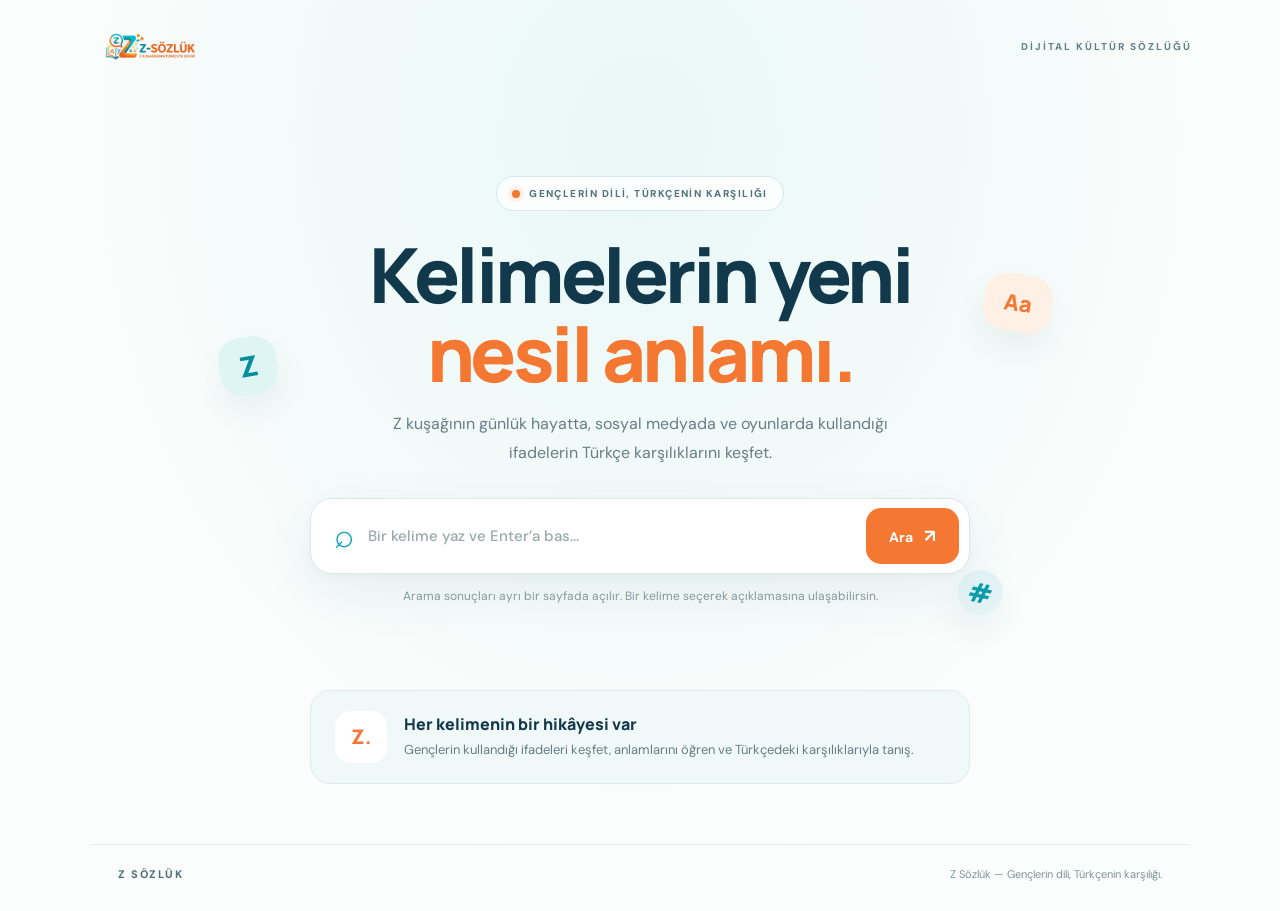
<file: index.html>
<!DOCTYPE html>
<html lang="tr">
<head>
  <meta charset="UTF-8">
  <meta name="viewport" content="width=device-width, initial-scale=1.0">
  <meta name="theme-color" content="#fbfdfc">
  <title>Z Sözlük | Z Kuşağı Sözlüğü</title>
  <link rel="icon" type="image/png" href="logo-z-sozluk.png">
  <link rel="stylesheet" href="style.css">
  <script src="kelimeler.js" defer></script>
  <script src="script.js" defer></script>
</head>
<body>
  <header class="topbar">
    <a class="brand" href="index.html" aria-label="Z Sözlük ana sayfa">
      <img src="logo-z-sozluk.png" alt="Z Sözlük logosu">
    </a>
    <span class="top-note">DİJİTAL KÜLTÜR SÖZLÜĞÜ</span>
  </header>

  <main>
    <section class="hero home-hero">
      <div class="hero-decoration" aria-hidden="true">
        <span class="bubble bubble-one">Z</span>
        <span class="bubble bubble-two">Aa</span>
        <span class="bubble bubble-three">#</span>
      </div>
      <div class="eyebrow"><span class="dot"></span> GENÇLERİN DİLİ, TÜRKÇENİN KARŞILIĞI</div>
      <h1>Kelimelerin yeni<br><span>nesil anlamı.</span></h1>
      <p class="intro">Z kuşağının günlük hayatta, sosyal medyada ve oyunlarda kullandığı ifadelerin Türkçe karşılıklarını keşfet.</p>

      <form class="search-form" id="arama-formu" role="search">
        <span class="search-icon" aria-hidden="true">⌕</span>
        <input id="arama" name="q" type="search" placeholder="Bir kelime yaz ve Enter’a bas..." autocomplete="off" aria-label="Sözlükte kelime ara">
        <button type="submit">Ara <span aria-hidden="true">↗</span></button>
      </form>
      <p class="search-hint">Arama sonuçları ayrı bir sayfada açılır. Bir kelime seçerek açıklamasına ulaşabilirsin.</p>
    </section>

    <section class="bottom-note" aria-label="Sözlük hakkında">
      <div class="note-icon" aria-hidden="true">Z.</div>
      <div>
        <h2>Her kelimenin bir hikâyesi var</h2>
        <p>Gençlerin kullandığı ifadeleri keşfet, anlamlarını öğren ve Türkçedeki karşılıklarıyla tanış.</p>
      </div>
    </section>
  </main>

  <footer>
    <span>Z SÖZLÜK</span>
    <span>Z Sözlük — Gençlerin dili, Türkçenin karşılığı.</span>
  </footer>
</body>
</html>
</file>
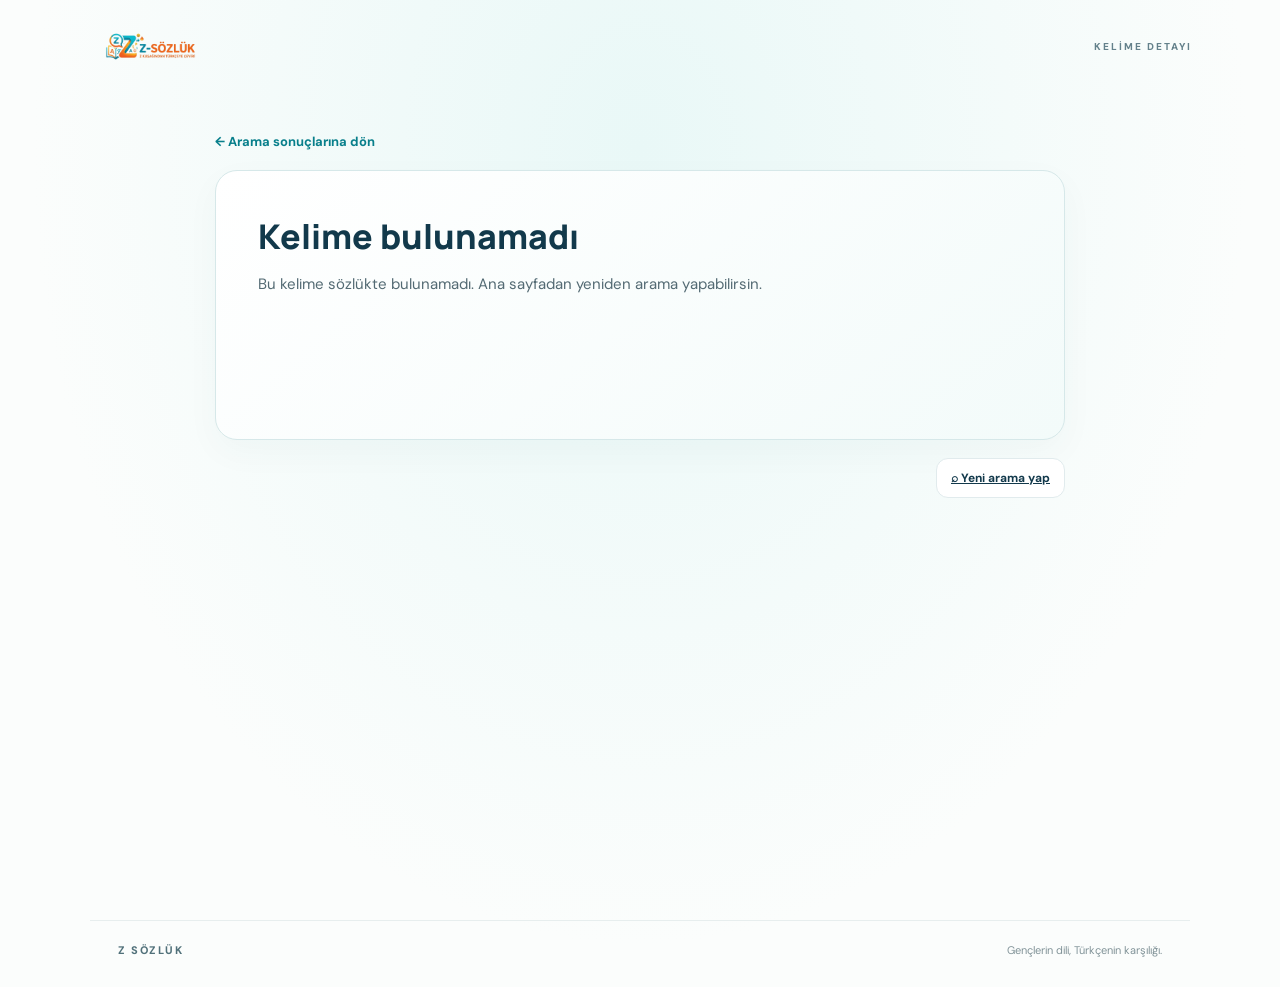
<file: kelime.html>
<!doctype html>
<html lang="tr"><head><meta charset="UTF-8"><meta name="viewport" content="width=device-width, initial-scale=1.0"><title>Kelime Açıklaması | Z Sözlük</title><link rel="icon" type="image/png" href="logo-z-sozluk.png"><link rel="stylesheet" href="style.css"><script src="kelimeler.js" defer></script><script src="script.js" defer></script></head>
<body><header class="topbar"><a class="brand" href="index.html" aria-label="Z Sözlük ana sayfa"><img src="logo-z-sozluk.png" alt="Z Sözlük"></a><span class="top-note">KELİME DETAYI</span></header><main class="subpage detail-page"><a id="sonuclara-don" class="back-link" href="index.html">← Arama sonuçlarına dön</a><article id="kelime-detayi" class="detail-card detail-standalone" aria-live="polite"></article><div class="detail-actions"><a class="back-button" href="index.html">⌕ Yeni arama yap</a></div></main><footer><span>Z SÖZLÜK</span><span>Gençlerin dili, Türkçenin karşılığı.</span></footer></body></html>
</file>
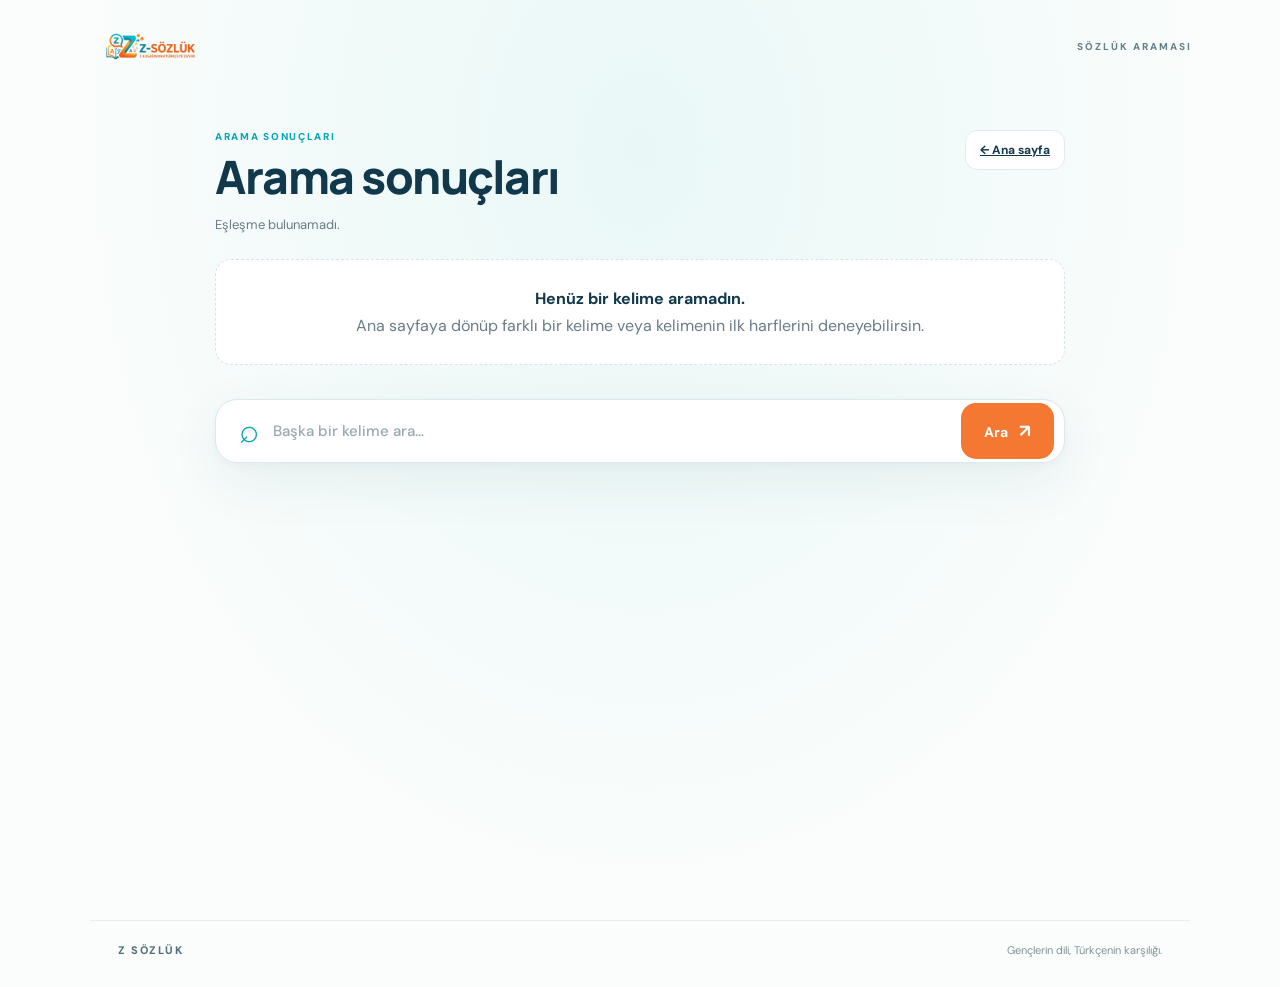
<file: sonuclar.html>
<!doctype html>
<html lang="tr"><head><meta charset="UTF-8"><meta name="viewport" content="width=device-width, initial-scale=1.0"><title>Arama Sonuçları | Z Sözlük</title><link rel="icon" type="image/png" href="logo-z-sozluk.png"><link rel="stylesheet" href="style.css"><script src="kelimeler.js" defer></script><script src="script.js" defer></script></head>
<body><header class="topbar"><a class="brand" href="index.html" aria-label="Z Sözlük ana sayfa"><img src="logo-z-sozluk.png" alt="Z Sözlük"></a><span class="top-note">SÖZLÜK ARAMASI</span></header><main class="subpage"><div class="page-heading"><div><p class="section-kicker">ARAMA SONUÇLARI</p><h1 class="page-title" id="sonuc-basligi">Aradığın kelimeler</h1><p id="sonuc-sayisi" class="result-count"></p></div><a class="back-button" href="index.html">← Ana sayfa</a></div><div id="sonuc-listesi" class="result-list" aria-live="polite"></div><div class="page-search-again"><form id="arama-formu" class="search-form"><span class="search-icon" aria-hidden="true">⌕</span><input id="arama" type="search" placeholder="Başka bir kelime ara…" autocomplete="off" aria-label="Başka kelime ara" required><button type="submit">Ara <span aria-hidden="true">↗</span></button></form></div></main><footer><span>Z SÖZLÜK</span><span>Gençlerin dili, Türkçenin karşılığı.</span></footer></body></html>
</file>
<file: style.css>
@import url('https://fonts.googleapis.com/css2?family=DM+Sans:wght@400;500;600;700&family=Manrope:wght@400;500;600;700;800&display=swap');
:root{--navy:#12394b;--teal:#08a6b4;--orange:#f47732;--ink:#183444;--muted:#687d87;--line:#e1ebed;--paper:#fbfdfc;--soft:#eef8f7}*{box-sizing:border-box}html{scroll-behavior:smooth}body{margin:0;background:radial-gradient(ellipse at 50% 15%,#e9f8f7 0,transparent 38rem),var(--paper);color:var(--ink);font-family:'DM Sans',Arial,sans-serif;min-height:100vh}.topbar{height:92px;max-width:1160px;margin:auto;padding:12px 28px;display:flex;align-items:center;justify-content:space-between}.brand{display:flex;align-items:center;max-width:230px;height:68px}.brand img{display:block;max-width:100%;max-height:68px;object-fit:contain}.top-note{font-size:10px;font-weight:800;letter-spacing:2px;color:#64818b}.hero{position:relative;isolation:isolate;overflow:hidden;text-align:center;max-width:980px;margin:20px auto 0;padding:64px 24px 76px}.eyebrow{display:inline-flex;align-items:center;gap:9px;border:1px solid #d5e9e9;background:#ffffffc9;border-radius:999px;padding:10px 15px;font-size:10px;font-weight:800;letter-spacing:1.45px;color:#52737c}.dot{width:8px;height:8px;background:var(--orange);border-radius:50%;box-shadow:0 0 0 4px #fff0e8}h1{font:800 clamp(42px,7vw,76px)/1.04 'Manrope',sans-serif;letter-spacing:-3.5px;margin:24px 0 17px;color:var(--navy)}h1 span{color:var(--orange)}.intro{max-width:560px;margin:0 auto 30px;color:var(--muted);font-size:16px;line-height:1.8}.search-form{position:relative;z-index:2;display:flex;align-items:center;gap:12px;max-width:660px;height:76px;margin:0 auto;padding:9px 10px 9px 23px;background:white;border:1px solid #dce8e9;border-radius:22px;box-shadow:0 18px 55px #19495612,0 3px 8px #19495608}.search-icon{font-size:34px;color:var(--teal);line-height:1}.search-form input{flex:1;min-width:0;height:100%;border:0;outline:0;background:transparent;font:500 15px 'DM Sans',sans-serif;color:var(--ink)}.search-form input::placeholder{color:#98a9ad}.search-form button{height:56px;border:0;border-radius:15px;padding:0 23px;background:var(--orange);color:#fff;font:700 14px 'DM Sans',sans-serif;cursor:pointer;transition:transform .18s,background .18s}.search-form button:hover{background:#e96520;transform:translateY(-1px)}.search-form button span{margin-left:8px;font-size:18px}.search-hint{font-size:12px;color:#8a9ba0;margin-top:14px}.hero-decoration{position:absolute;inset:0;z-index:-1;pointer-events:none}.bubble{position:absolute;display:grid;place-items:center;border-radius:22px;font-family:'Manrope',sans-serif;font-weight:800;box-shadow:0 15px 30px #164a5510;transform:rotate(-10deg)}.bubble-one{left:7%;top:39%;width:58px;height:58px;background:#dff5f3;color:#078d9c;font-size:28px}.bubble-two{right:8%;top:28%;width:68px;height:58px;background:#fff0e6;color:var(--orange);font-size:22px;transform:rotate(9deg)}.bubble-three{right:13%;bottom:13%;width:45px;height:45px;background:#e4f4f6;color:#0c9eae;font-size:27px;transform:rotate(12deg)}.results-section{max-width:850px;margin:0 auto 40px;padding:0 24px}.results-heading{display:flex;justify-content:space-between;align-items:end;gap:18px}.section-kicker{font-size:10px;font-weight:800;letter-spacing:1.7px;color:var(--teal);margin:0 0 8px}.results-heading h2{font:800 30px 'Manrope',sans-serif;margin:0;color:var(--navy)}.back-button{border:1px solid var(--line);border-radius:12px;background:#fff;padding:11px 14px;color:var(--navy);font:700 12px 'DM Sans',sans-serif;cursor:pointer}.result-count{font-size:13px;color:var(--muted);margin:15px 0}.result-list{display:grid;gap:10px}.result-item{width:100%;text-align:left;display:flex;align-items:center;justify-content:space-between;gap:16px;padding:18px 20px;background:#fff;border:1px solid var(--line);border-radius:16px;cursor:pointer;color:var(--ink);transition:border .15s,transform .15s,box-shadow .15s}.result-item:hover,.result-item:focus-visible{border-color:#84d0d2;transform:translateY(-1px);box-shadow:0 9px 24px #164a550c;outline:none}.result-item strong{font:800 17px 'Manrope',sans-serif;color:var(--navy)}.result-item small{display:block;color:var(--muted);font-size:12px;line-height:1.5;margin-top:5px}.result-arrow{color:var(--orange);font-size:24px}.detail-card{margin-top:18px;padding:28px;border:1px solid #d6e8e9;border-radius:22px;background:linear-gradient(140deg,#fff,#f3fbfa);box-shadow:0 12px 35px #164a5509}.detail-top{display:flex;align-items:start;justify-content:space-between;gap:14px}.detail-card h3{font:800 clamp(25px,4vw,34px) 'Manrope',sans-serif;color:var(--navy);margin:0 0 12px;overflow-wrap:anywhere}.detail-tag{display:inline-block;background:#fff0e6;color:#b9511b;border-radius:8px;padding:6px 10px;font-size:11px;font-weight:800}.detail-card h4{font-size:11px;letter-spacing:1.3px;color:#0b929e;margin:24px 0 9px}.detail-card p{color:#536a73;font-size:15px;line-height:1.8;margin:0;white-space:pre-line}.detail-close{border:0;background:#eaf6f5;border-radius:10px;padding:8px 11px;color:#3b6b73;cursor:pointer}.no-results{padding:28px;border:1px dashed #d4e5e7;border-radius:16px;text-align:center;color:var(--muted);background:#fff}.no-results strong{display:block;color:var(--navy);margin-bottom:6px}.bottom-note{max-width:660px;margin:48px auto 60px;padding:20px 24px;display:flex;align-items:center;gap:17px;border:1px solid #dceced;background:#f1f9f8;border-radius:20px}.note-icon{flex:0 0 52px;height:52px;display:grid;place-items:center;border-radius:16px;background:white;color:var(--orange);font:800 20px 'Manrope',sans-serif}.bottom-note h2{font:800 16px 'Manrope',sans-serif;margin:0 0 5px;color:var(--navy)}.bottom-note p{font-size:13px;line-height:1.6;color:var(--muted);margin:0}footer{border-top:1px solid #e7eeee;max-width:1100px;margin:auto;padding:22px 28px 30px;display:flex;justify-content:space-between;gap:12px;color:#819398;font-size:11px}footer span:first-child{font-weight:800;letter-spacing:1.5px;color:#51717a}@media(max-width:600px){.topbar{height:78px;padding:10px 18px}.brand{height:55px;max-width:170px}.brand img{max-height:55px}.top-note{font-size:8px;letter-spacing:1px}.hero{padding:48px 20px 54px;margin-top:4px}.eyebrow{font-size:8px;letter-spacing:1px}h1{letter-spacing:-2px}.intro{font-size:14px}.search-form{height:64px;padding:7px 7px 7px 14px;border-radius:17px;gap:7px}.search-icon{font-size:27px}.search-form input{font-size:13px}.search-form button{height:48px;padding:0 13px;border-radius:12px;font-size:12px}.search-form button span{margin-left:3px}.bubble-one{left:1%;top:20%;width:38px;height:38px;font-size:20px}.bubble-two{right:0;top:12%;width:48px;height:42px;font-size:17px}.bubble-three{right:5%;bottom:7%;width:35px;height:35px}.results-section{padding:0 16px}.results-heading h2{font-size:24px}.back-button{font-size:11px;padding:10px}.result-item{padding:15px}.detail-card{padding:20px}.bottom-note{margin:36px 16px 42px;padding:17px}.bottom-note p{font-size:12px}footer{padding:20px 18px;flex-wrap:wrap}}


/* Çok sayfalı gezinme */
[hidden]{display:none!important}.subpage{width:min(100% - 40px,850px);min-height:calc(100vh - 180px);margin:38px auto 70px}.page-heading{display:flex;justify-content:space-between;align-items:flex-start;gap:20px;margin-bottom:24px}.page-title{font:800 clamp(30px,5vw,46px)/1.12 'Manrope',sans-serif;letter-spacing:-1.5px;color:var(--navy);margin:0 0 12px;overflow-wrap:anywhere}.page-heading .result-count{margin:0;line-height:1.6}.result-item{text-decoration:none}.page-search-again{margin:34px 0 0}.page-search-again .search-form{max-width:100%;height:64px}.back-link{display:inline-block;margin-bottom:20px;text-decoration:none;color:#087f8b;font-size:13px;font-weight:700}.back-link:hover{text-decoration:underline}.detail-standalone{margin-top:0;padding:clamp(22px,5vw,42px);min-height:270px}.detail-title{font:800 clamp(30px,5vw,44px)/1.12 'Manrope',sans-serif;color:var(--navy);margin:0 0 12px;overflow-wrap:anywhere}.example-text{padding:15px 17px;border-left:3px solid var(--orange);background:#fffaf6;border-radius:0 10px 10px 0}.detail-actions{display:flex;justify-content:flex-end;margin-top:18px}.home-hero{padding-bottom:74px}.home-hero+.bottom-note{margin-top:0}@media(max-width:600px){.subpage{width:min(100% - 28px,850px);margin:24px auto 45px}.page-heading{align-items:flex-start;flex-direction:column}.page-title{font-size:31px}.page-search-again .search-form{height:60px}.detail-standalone{padding:22px}.detail-actions{justify-content:stretch}.detail-actions .back-button{width:100%;text-align:center}}
</file>
